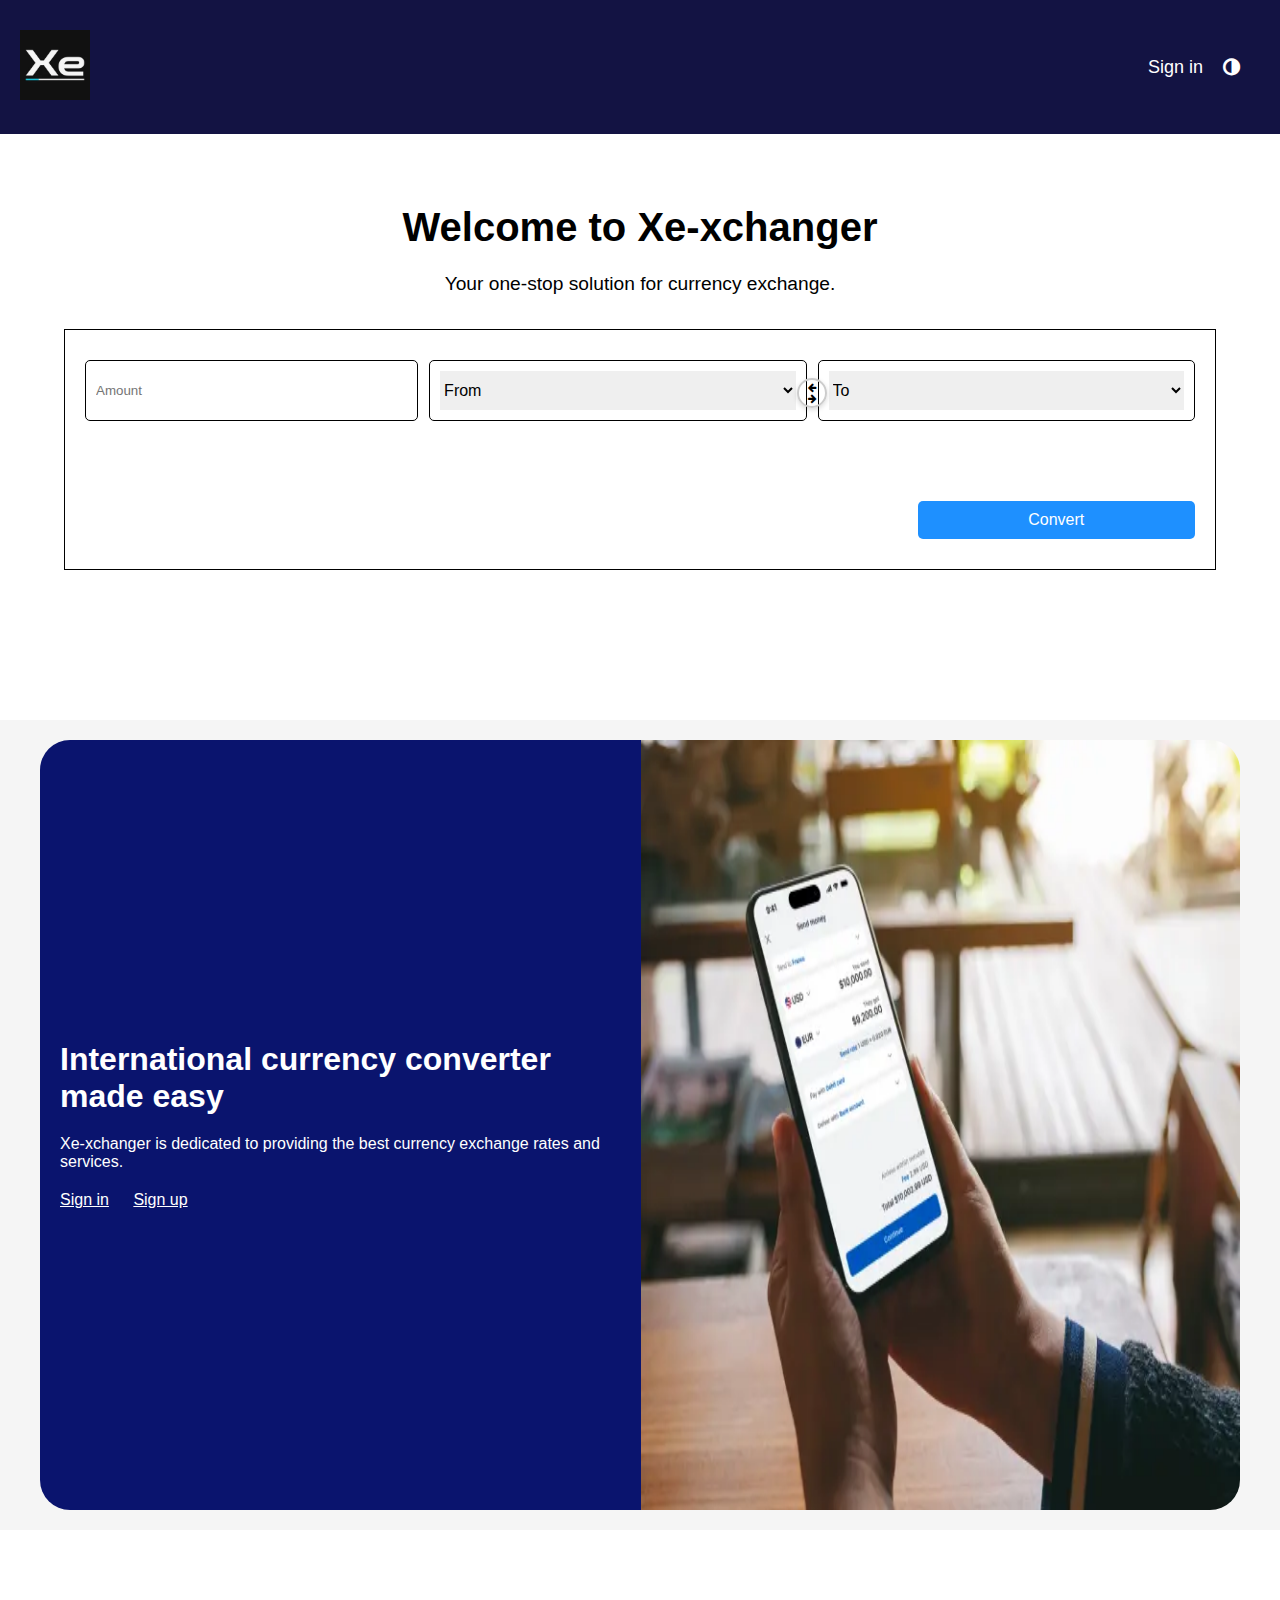
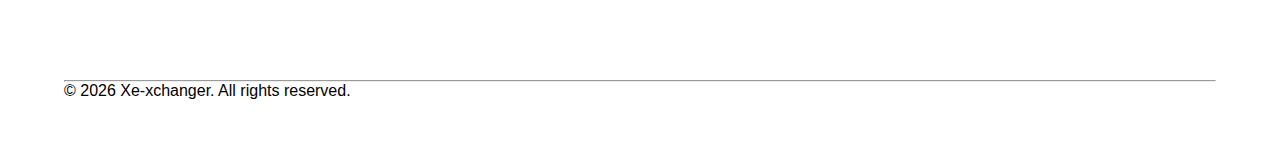
<file: index.html>
<!DOCTYPE html>
<html lang="en">

<head>
  <meta charset="UTF-8">
  <meta name="viewport" content="width=device-width, initial-scale=1.0">
  <link rel="stylesheet" href="styles/index.css">
  <link rel="stylesheet" href="font-awesome-4.7.0/css/font-awesome.min.css">
  <script src="scripts/index.mjs" type="module"></script>
  <title>Xe-xchanger</title>
</head>

<body>
  <header>
    <div id="site-logo">
      <a href="/">
        <img src="images/logo.webp" alt="Site Logo">
      </a>
    </div>
    <nav>
      <a href="signin.html">Sign in</a>
      <span>
        <i class="fa fa-adjust"></i>
      </span>
      <div class="nav-menu">
        <div class="menu-icon">
          <i class="fa fa-bars"></i>
        </div>
      </div>
    </nav>
  </header>
  <main>
    <div class="container">
      <div class="content">
        <h1>Welcome to Xe-xchanger</h1>
        <p>Your one-stop solution for currency exchange.</p>
      </div>
      <div class="main-wrapper">
        <div class="top">
          <input type="text" placeholder="Amount" name="amount">
          <div class="from-select">
            <select name="from-currency" id="from-currency">
              <option value="" selected>From</option>
            </select>
          </div>
          <div class="arrow-icons">
            <p>
              <i class="fa fa-arrow-left"></i>
            </p>
            <p>
              <i class="fa fa-arrow-right"></i>
            </p>
          </div>
          <div class="to-select">
            <select name="to-currency" id="to-currency">
              <option value="" selected>To</option>
            </select>
          </div>
        </div>
        <div class="bottom">
          <p id="error-message"></p>
          <button id="convert-btn">Convert</button>
        </div>
      </div>
    </div>
  </main>
  <section>
    <div class="side-content">
      <div class="write-up">
        <h2>International currency converter made easy</h2>
        <p>Xe-xchanger is dedicated to providing the best currency exchange rates and services.</p>
        <div class="quick-links">
          <a href="signin.html">Sign in</a>
          <a href="signup.html">Sign up</a>
        </div>
      </div>
    </div>
    <div class="side-image">
      <img src="images/xe-app-hands-mockup.webp" alt="Side Image">
    </div>
  </section>
  <footer>
    <hr>
    <p>&copy; <span id="current-year"></span> Xe-xchanger. All rights reserved.</p>
  </footer>
</body>

</html>
</file>
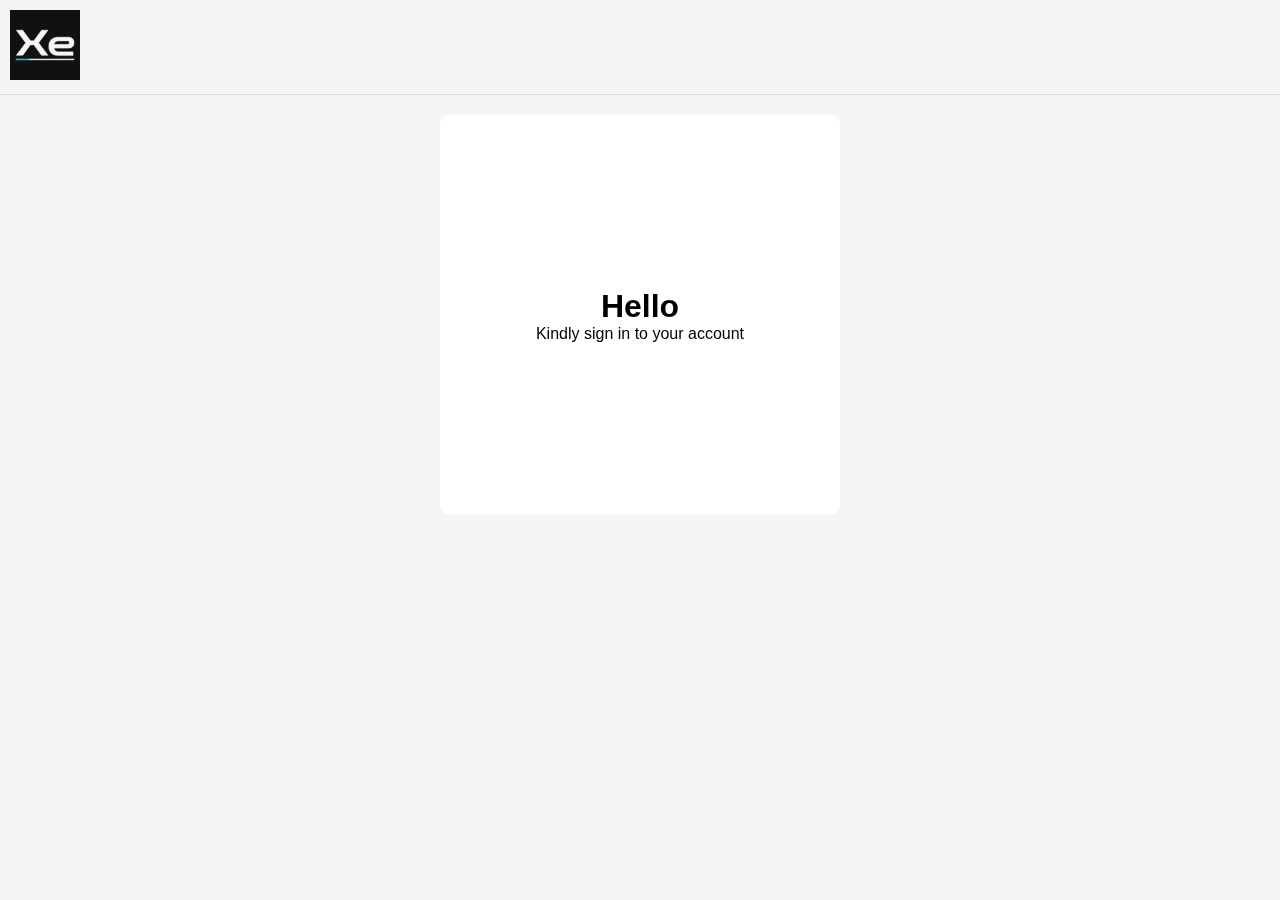
<file: dashboard.html>
<!DOCTYPE html>
<html lang="en">

<head>
  <meta charset="UTF-8">
  <meta name="viewport" content="width=device-width, initial-scale=1.0">
  <script src="scripts/dashboard.mjs" type="module"></script>
  <link rel="icon" href="images/logo.webp">
  <title>Document</title>
</head>

<body>
  <div id="dashboard"></div>
</body>

</html>
</file>
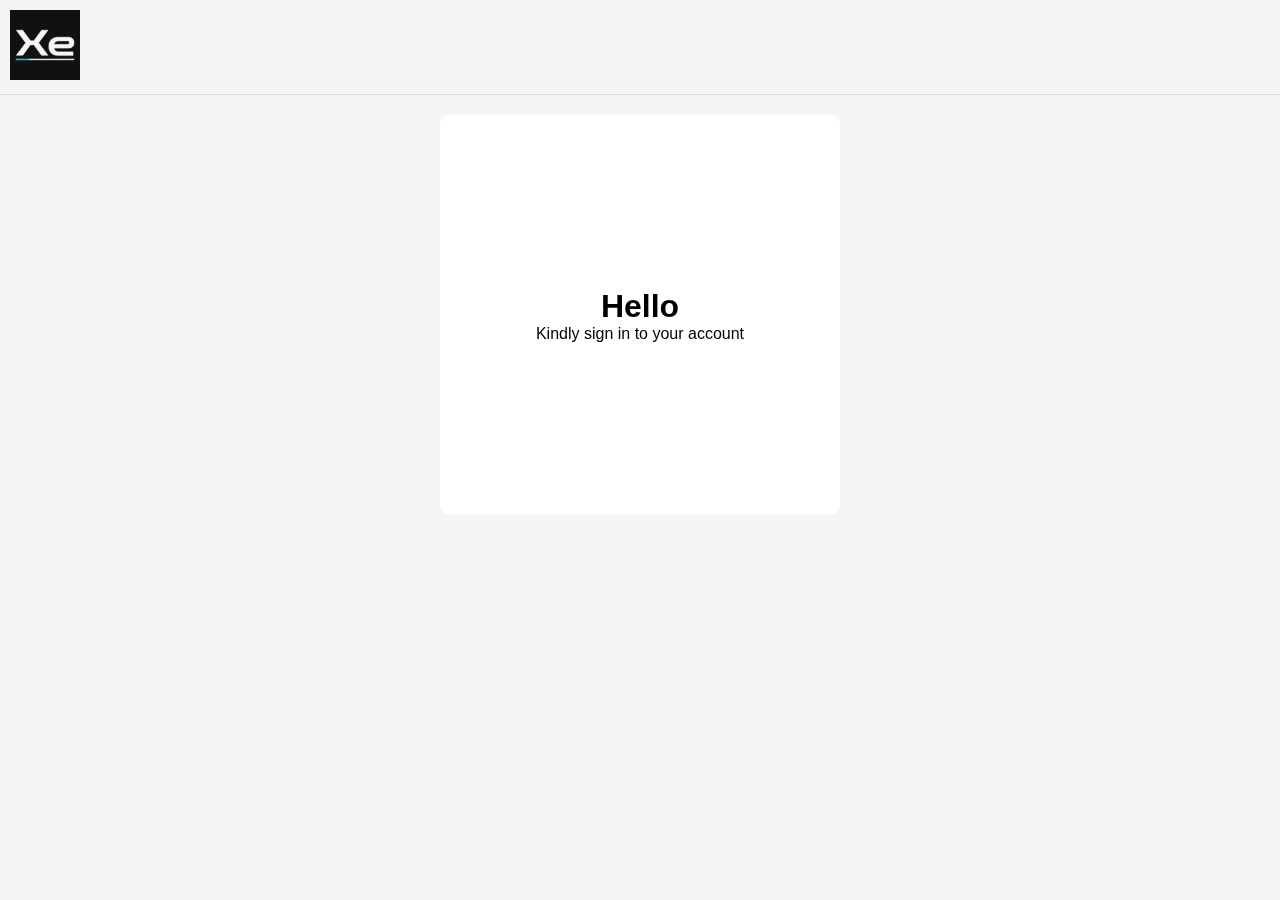
<file: signin.html>
<!DOCTYPE html>
<html lang="en">

<head>
  <meta charset="UTF-8">
  <meta name="viewport" content="width=device-width, initial-scale=1.0">
  <link rel="stylesheet" href="styles/signin.css">
  <link rel="icon" href="images/logo.webp">
  <script src="scripts/header.mjs" type="module"></script>
  <script src="scripts/user-signin.mjs" type="module"></script>
  <title>Sign In | Xe-xchanger</title>
</head>

<body>
  <header></header>
  <main>

    <div class="card">
      <div class="card-inner">
        <div class="card-front">
          <h1>Hello</h1>
          <p>Kindly sign in to your account</p>
        </div>
        <div class="card-back">
          <form name="signin">
            <h1>Sign In</h1>
            <div class="input-group">
              <label for="email">Email:</label>
              <input type="email" id="email" name="email" autocomplete="on">
            </div>
            <div class="input-group">
              <label for="password">Password:</label>
              <input type="password" id="password" name="password" autocomplete="off">
            </div>
            <button type="button">Sign In</button>
          </form>
          <p class="register-link">Don't have an account? <a href="/signup.html">Sign Up</a></p>
        </div>
      </div>
    </div>

    <!-- 
    <div class="card">
      <div class="card-inner">
        <div class="card-front">
          Lorem ipsum dolor sit, amet consectetur adipisicing elit. Tenetur libero consequuntur aliquid beatae quae
          repellat blanditiis, temporibus, voluptatibus dolores adipisci eligendi! Sunt quia excepturi cum velit
          quibusdam, iusto aspernatur asperiores?
        </div>
        <div class="card-form">
          <form name="signin">
            <h1>Sign In</h1>
            <div class="input-group">
              <label for="email">Email:</label>
              <input type="email" id="email" name="email" autocomplete="on">
            </div>
            <div class="input-group">
              <label for="password">Password:</label>
              <input type="password" id="password" name="password" autocomplete="off">
            </div>
            <button type="button">Sign In</button>
          </form>
          <p class="register-link">Don't have an account? <a href="/signup.html">Sign Up</a></p>
        </div>
      </div>
    </div> -->
  </main>
</body>

</html>
</file>
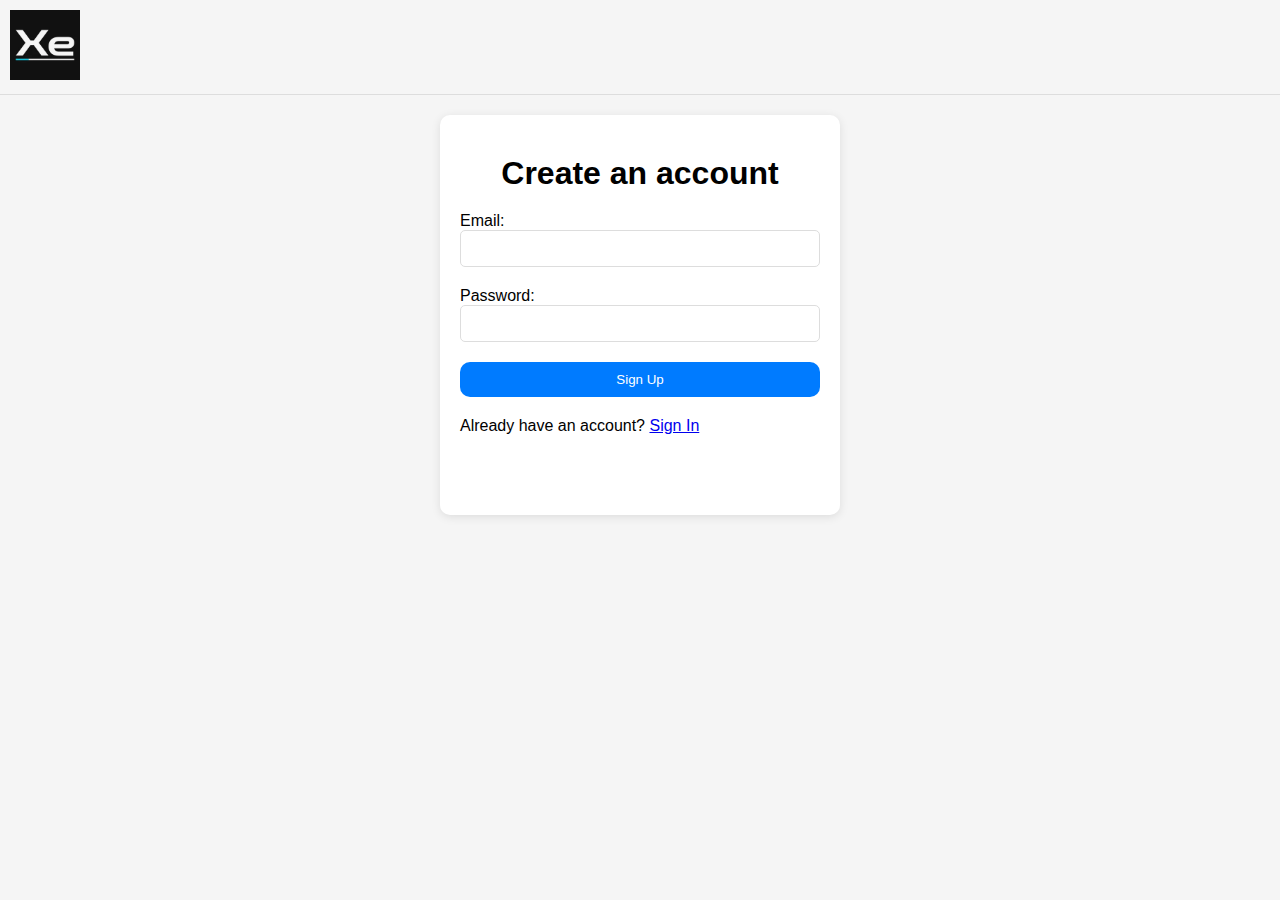
<file: signup.html>
<!DOCTYPE html>
<html lang="en">

<head>
  <meta charset="UTF-8">
  <meta name="viewport" content="width=device-width, initial-scale=1.0">
  <link rel="stylesheet" href="styles/signup.css">
  <link rel="icon" href="images/logo.webp">
  <script src="scripts/header.mjs" type="module"></script>
  <script src="scripts/user-signup.mjs" type="module"></script>
  <title>Sign Up | Xe-xchanger</title>
</head>

<body>
  <header></header>
  <main>
    <div class="card">
      <h1>Create an account</h1>
      <form name="signup">
        <input id="date-time" type="hidden" name="date">
        <div class="input-group">
          <label for="email">Email:</label>
          <input type="email" id="email" name="email" required autocomplete="on">
        </div>
        <div class="input-group">
          <label for="password">Password:</label>
          <input type="password" id="password" name="password" required autocomplete="off">
        </div>
        <button type="submit">Sign Up</button>
      </form>
      <p class="register-link">Already have an account? <a href="/signin.html">Sign In</a></p>
    </div>
  </main>
</body>

</html>
</file>
<file: styles/index.css>
* {
  margin: 0;
  padding: 0;
  box-sizing: border-box;
  font-family: Arial, Helvetica, sans-serif;
}

:root {
  --background: rgb(19, 19, 67);
  --white-color: #FFFFFF;
  --blue-color: #1E90FF;
  --foreground: #000000;
}

body {
  color: var(--foreground);
}

/* Begin theme preference */
body.dark {
  background-color: #121212;
  color: var(--white-color);
}

body.dark .top input {
  background-color: var(--foreground);
  color: var(--white-color);
  border: 1px solid var(--white-color);
}

body.dark .top .from-select,
body.dark .to-select {
  background-color: var(--foreground);
  border: 1px solid var(--white-color);
}

body.dark select {
  background-color: var(--foreground);
  color: var(--white-color);
  border: none;
  outline: none;
}

body.light {
  background-color: var(--white-color);
  color: var(--foreground);
}

/* End theme preference */

header {
  background-color: var(--background);
  border-bottom: 1px solid var(--white-color);
  height: 15vh;
  display: flex;
  justify-content: space-between;
  align-items: center;
  padding: 0 20px;
}

header #site-logo img {
  max-width: 70px;
  max-height: 70px;
}

nav {
  display: flex;
  align-items: center;
}

nav a {
  color: var(--white-color);
  text-decoration: none;
  padding-right: 20px;
  font-size: large;
}

nav span {
  font-size: 20px;
  cursor: pointer;
  color: var(--white-color);
  padding-right: 20px;
  position: relative;
}

nav span ul {
  list-style: none;
  background-color: var(--white-color);
  box-shadow: 5px 5px 5px rgba(0, 0, 0, 0.15);
  width: 80px;
  padding: 5px 5px;
  line-height: 30px;
  font-size: small;
  position: absolute;
  right: 0;
  color: black;
  display: none;
}

nav span ul.modeOpen {
  display: block;
}

.nav-menu .menu-icon {
  font-size: 20px;
  color: var(--white-color);
  display: none;
}

.content {
  text-align: center;
  display: flex;
  flex-direction: column;
  justify-content: center;
  padding-top: 50px;
}

.content h1 {
  font-size: 2.5rem;
  margin: 20px 0;
  font-weight: 600;
  font-family: Arial, Helvetica, sans-serif;
}

.content p {
  font-size: 1.2rem;
  line-height: 1.5;
}

.main-wrapper {
  position: relative;
  border: 1px solid var(--foreground);
  margin: 30px auto;
  padding: 30px 20px;
  max-width: 90vw;
  height: fit-content;
}

.top {
  display: flex;
  justify-content: space-between;
  position: relative;
}

.top input {
  width: 30%;
  padding: 20px 10px;
  border: 1px solid var(--foreground);
  outline: none;
  border-radius: 5px;
}

.top .from-select,
.to-select {
  position: inherit;
  width: 34%;
  border: 1px solid black;
  border-radius: 5px;
  background-color: var(--white-color);
  padding: 10px 10px;
}

select {
  width: 100%;
  padding: 10px 0;
  border: none;
  font-size: 1rem;
  cursor: pointer;
  outline: none;
}

.arrow-icons {
  cursor: pointer;
  display: flex;
  flex-direction: column;
  justify-content: center;
  align-items: center;
  height: 30px;
  width: 30px;
  border: 1px solid var(--foreground);
  border-radius: 50%;
  position: absolute;
  z-index: 1;
  right: 368px;
  bottom: 13px;
  box-shadow: 0 2px 5px rgba(0, 0, 0, 0.15);
  border: 2px solid #ccc;

}

.arrow-icons p {
  font-size: 10px;
}

.bottom {
  margin-top: 30px;
  display: flex;
  justify-content: space-between;
}

.bottom p {
  font-size: 30px;
  width: 70%;
}

button {
  background-color: var(--blue-color);
  color: var(--white-color);
  padding: 10px 20px;
  width: 25%;
  height: 100%;
  border: none;
  border-radius: 5px;
  cursor: pointer;
  font-size: 1rem;
  margin-top: 50px;
}

section {
  display: flex;
  background-color: whitesmoke;
  margin-top: 150px;
  padding: 20px;
  height: 90vh;
}

section .side-content {
  margin: 0 0 20px 20px;
  border-top-left-radius: 30px;
  border-bottom-left-radius: 30px;
  background-color: #0a146e;
  color: var(--white-color);
  width: 50%;
  height: 100%;
  display: flex;
  justify-content: center;
  align-items: center;
  padding: 20px 20px;
}

.write-up h2 {
  font-weight: 600;
  font-size: 2rem;
  margin-bottom: 20px;
}

.write-up .quick-links {
  margin-top: 20px;
}

.quick-links a {
  color: var(--white-color);
  font-size: 1rem;
  padding-right: 20px;
}


section .side-image {
  width: 50%;
  height: 100%;
  margin: 0 20px 20px 0;
}

.side-image img {
  width: 100%;
  height: 100%;
  border-top-right-radius: 30px;
  border-bottom-right-radius: 30px;
}

footer {
  margin: 150px auto 50px auto;
  max-width: 90vw;
}

@media screen and (max-width: 991px) {
  .nav-menu .menu-icon {
    display: block;
  }

  .content h1 {
    font-size: 2rem;
  }

  .main-wrapper {
    height: fit-content;
  }

  .top {
    flex-direction: column;
  }

  .top input {
    width: 100%;
    margin-bottom: 10px;
  }

  .top .from-select,
  .top .to-select {
    width: 100%;
    margin-bottom: 10px;
  }

  .arrow-icons {
    right: 400px;
    bottom: 55px;
    margin: 10px auto;
  }

  .bottom {
    flex-direction: column;
  }

  .bottom button {
    width: 100%;
  }

  section {
    height: fit-content;
    display: grid;
    grid-template-areas: "image image"
      "content content";

  }

  section .side-content {
    grid-area: content;
    margin: 0 20px 20px 20px;
    width: 90%;
    border-top-left-radius: 0;
    border-top-right-radius: 0;
    border-bottom-left-radius: 30px;
    border-bottom-right-radius: 30px;
  }

  section .side-image {
    grid-area: image;
    width: 90%;
    margin: 20px 20px 0 20px;
  }

  .side-image img {
    border-top-right-radius: 30px;
    border-top-left-radius: 30px;
    border-bottom-right-radius: 0;
    border-bottom-left-radius: 0;
  }

}

@media screen and (max-width: 600px) {

  .arrow-icons {
    right: 200px;
    bottom: 70px;
  }
}

@media screen and (max-width: 791px) {
  .arrow-icons {
    right: 180px;
    bottom: 50px;
  }
}
</file>
<file: styles/signin.css>
* {
  margin: 0;
  padding: 0;
  box-sizing: border-box;
  font-family: Arial, Helvetica, sans-serif;
}

body {
  background-color: whitesmoke;
}

header {
  border-bottom: 1px solid #ddd;
  padding: 10px;
}

.site-logo img {
  max-width: 20%;
  max-height: 20%;
  width: 70px;
  height: 70px;
}

.alert {
  margin: 20px auto;
  max-width: 90%;
  width: 400px;
  background-color: tomato;
  color: white;
  padding: 10px 20px;
  display: flex;
  justify-content: space-between;
}
.alert button {
  outline: none;
  background: none;
  border: none;
}

.alert span {
  cursor: pointer;
}

.card {
  width: 400px;
  height: 400px;
  max-width: 90%;
  perspective: 1000px;
  margin: 20px auto;
}

.card-inner {
  position: relative;
  width: 100%;
  height: 100%;
  transition: transform 0.6s;
  transform-style: preserve-3d;
}

.card:hover .card-inner {
  transform: rotateY(180deg);
}

.card-front,
.card-back {
  position: absolute;
  width: 100%;
  height: 100%;
  backface-visibility: hidden;
  border-radius: 10px;
  padding: 40px 20px;
}

.card-front {
  background-color: #ffffff;
  display: flex;
  flex-direction: column;
  justify-content: center;
  align-items: center;
}

.card-back {
  background-color: #ffffff;
  transform: rotateY(180deg);
}

.card-back h1 {
  text-align: center;
  margin-bottom: 20px;
}

.card-back input {
  padding: 10px;
  display: block;
  width: 100%;
  margin-bottom: 20px;
  border: 1px solid #ddd;
  border-radius: 5px;
}

.card-back button {
  padding: 10px;
  width: 100%;
  transition: all 0.5s ease;
  background-color: #007bff;
  color: white;
  border: none;
  border-radius: 10px;
  cursor: pointer;
}

.card-back button:hover {
  background-color: rgb(0, 81, 255);
}

form + p {
  margin-top: 20px;
}
</file>
<file: styles/signup.css>
* {
  margin: 0;
  padding: 0;
  box-sizing: border-box;
  font-family: Arial, Helvetica, sans-serif;
}

.alert {
  display: flex;
  justify-content: space-between;
  background-color: tomato;
  padding: 10px;
  margin: 20px auto;
  width: 400px;
  max-width: 90%;
}

body {
  background-color: whitesmoke;
}

header {
  border-bottom: 1px solid #ddd;
  padding: 10px;
}

.site-logo img {
  max-width: 70px;
  max-height: 70px;
}

.card {
  background-color: #fff;
  border-radius: 10px;
  box-shadow: 0 2px 10px rgba(0, 0, 0, 0.1);
  padding: 40px 20px;
  margin: 20px auto;
  width: 400px;
  max-width: 90%;
  height: 400px;
}

.card h1 {
  text-align: center;
  margin-bottom: 20px;
}

.card form input {
  padding: 10px;
  display: block;
  width: 100%;
  margin-bottom: 20px;
  border: 1px solid #ddd;
  border-radius: 5px;
}

.card form button {
  padding: 10px;
  width: 100%;
  transition: all 0.5s ease;
  background-color: #007bff;
  color: white;
  border: none;
  border-radius: 10px;
  cursor: pointer;
}

.card form button:hover {
  background-color: rgb(0, 81, 255);
}

form+p {
  margin-top: 20px;
}
</file>
